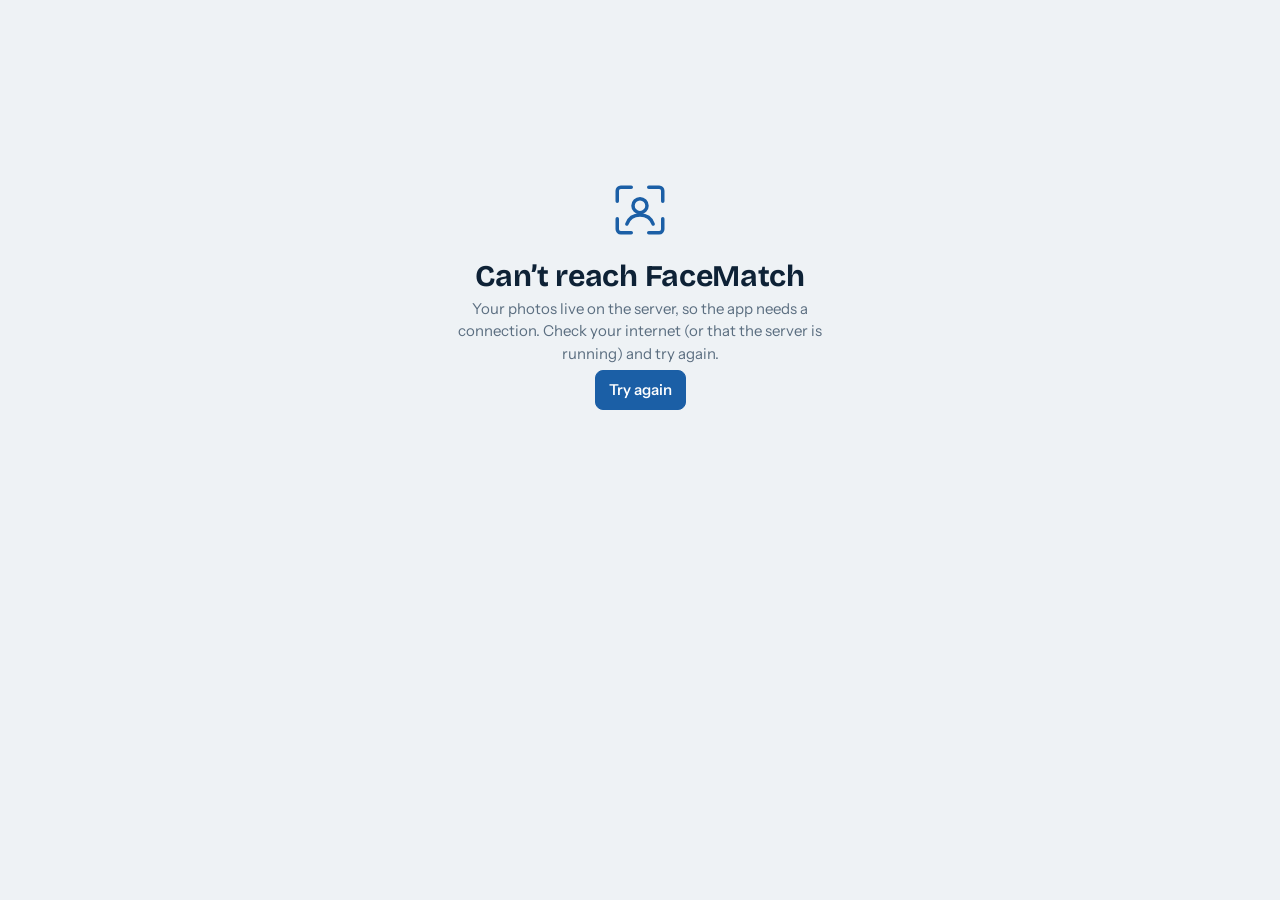
<file: static/offline.html>
<!doctype html><html lang="en"><head><meta charset="utf-8"><meta name="viewport" content="width=device-width,initial-scale=1,viewport-fit=cover"><meta name="theme-color" content="#0b2238">
<title>FaceMatch is offline</title><link rel="stylesheet" href="/static/style.css"><script src="/static/theme.js"></script></head>
<body><main style="max-width:420px;margin:18vh auto 0;text-align:center"><svg width="56" height="56" viewBox="0 0 32 32" fill="none" stroke="currentColor" stroke-width="2" stroke-linecap="round" style="color:var(--acc)" aria-hidden="true"><path d="M3 11V5a2 2 0 0 1 2-2h6M21 3h6a2 2 0 0 1 2 2v6M29 21v6a2 2 0 0 1-2 2h-6M11 29H5a2 2 0 0 1-2-2v-6"/><circle cx="16" cy="13.5" r="4"/><path d="M8.5 24c1.2-3.6 4.2-5.2 7.5-5.2s6.3 1.6 7.5 5.2"/></svg>
<h1 style="margin-top:14px">Can’t reach FaceMatch</h1><p class="mut">Your photos live on the server, so the app needs a connection. Check your internet (or that the server is running) and try again.</p>
<p><a class="btn p" href="/" style="text-decoration:none;display:inline-block;line-height:24px">Try again</a></p></main></body></html>
</file>
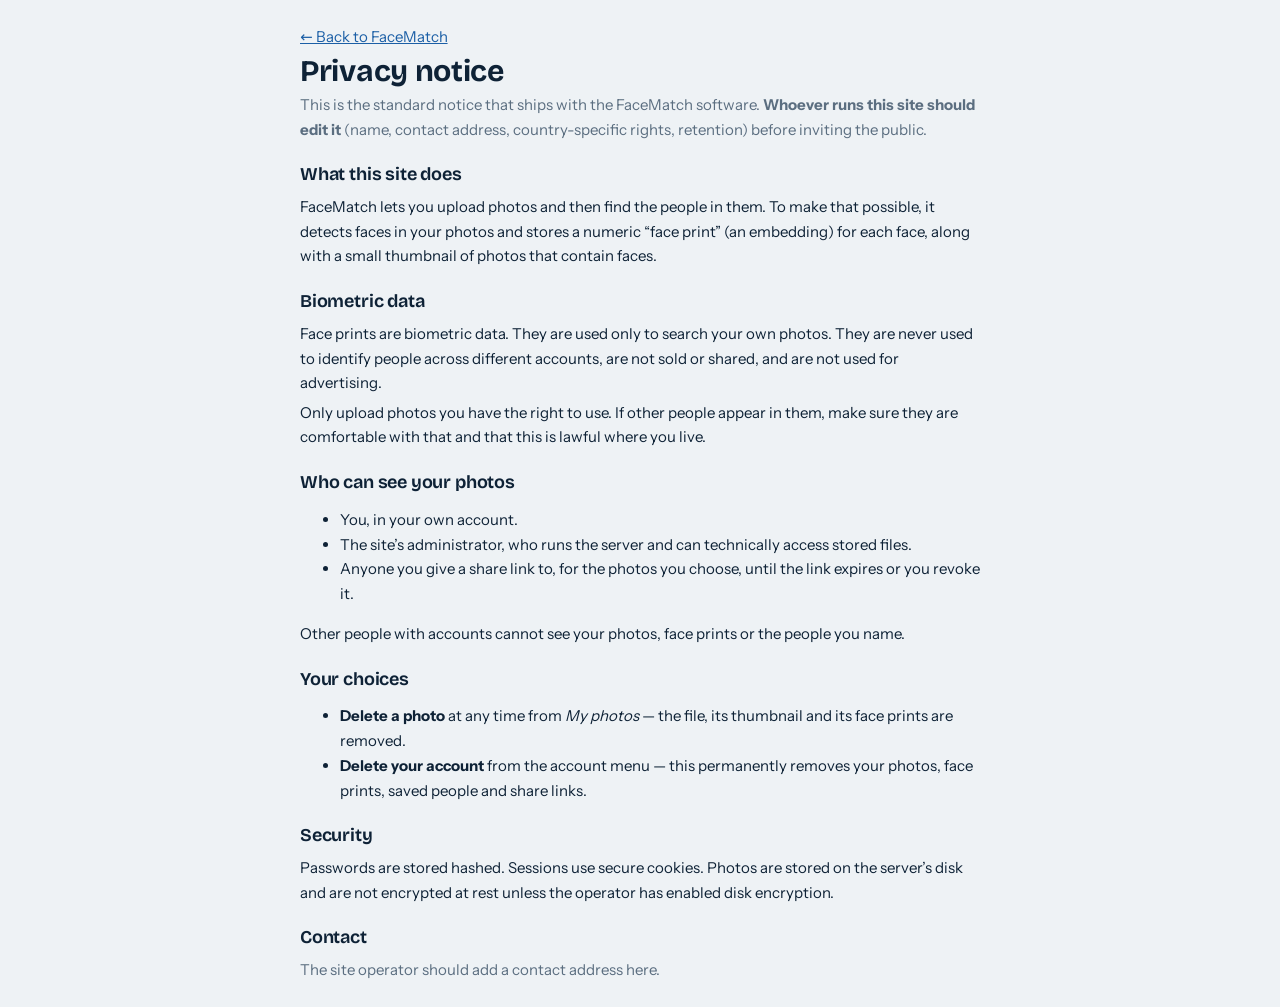
<file: static/privacy.html>
<!doctype html><html lang="en"><head><meta charset="utf-8"><meta name="viewport" content="width=device-width,initial-scale=1"><meta name="theme-color" content="#0b2238">
<title>Privacy notice — FaceMatch</title><link rel="stylesheet" href="/static/style.css"><script src="/static/theme.js"></script></head>
<body><main style="max-width:720px;line-height:1.65">
<p><a href="/">← Back to FaceMatch</a></p>
<h1>Privacy notice</h1>
<p class="mut">This is the standard notice that ships with the FaceMatch software. <b>Whoever runs this site should edit it</b> (name, contact address, country-specific rights, retention) before inviting the public.</p>
<h2 style="margin-top:22px">What this site does</h2>
<p>FaceMatch lets you upload photos and then find the people in them. To make that possible, it detects faces in your photos and stores a numeric “face print” (an embedding) for each face, along with a small thumbnail of photos that contain faces.</p>
<h2 style="margin-top:22px">Biometric data</h2>
<p>Face prints are biometric data. They are used only to search your own photos. They are never used to identify people across different accounts, are not sold or shared, and are not used for advertising.</p>
<p>Only upload photos you have the right to use. If other people appear in them, make sure they are comfortable with that and that this is lawful where you live.</p>
<h2 style="margin-top:22px">Who can see your photos</h2>
<ul><li>You, in your own account.</li><li>The site’s administrator, who runs the server and can technically access stored files.</li><li>Anyone you give a share link to, for the photos you choose, until the link expires or you revoke it.</li></ul>
<p>Other people with accounts cannot see your photos, face prints or the people you name.</p>
<h2 style="margin-top:22px">Your choices</h2>
<ul><li><b>Delete a photo</b> at any time from <i>My photos</i> — the file, its thumbnail and its face prints are removed.</li><li><b>Delete your account</b> from the account menu — this permanently removes your photos, face prints, saved people and share links.</li></ul>
<h2 style="margin-top:22px">Security</h2>
<p>Passwords are stored hashed. Sessions use secure cookies. Photos are stored on the server’s disk and are not encrypted at rest unless the operator has enabled disk encryption.</p>
<h2 style="margin-top:22px">Contact</h2>
<p class="mut">The site operator should add a contact address here.</p>
</main></body></html>
</file>
<file: static/style.css>
/* FaceMatch — cyanotype-inspired UI. Themes: 6 accents x light/dark/auto. No external requests. */
@font-face{font-family:"Bricolage Grotesque";src:url(/static/fonts/bricolage-grotesque-latin-wght-normal.woff2) format("woff2");font-weight:200 800;font-display:swap}
@font-face{font-family:"Instrument Sans";src:url(/static/fonts/instrument-sans-latin-wght-normal.woff2) format("woff2");font-weight:400 700;font-display:swap}

:root{
  --bg:#eef2f5;--surface:#fff;--surface2:#f5f8fa;--ink:#0e2236;--mut:#5b6e80;--line:#d6dfe7;
  --acc:#1b5fa6;--acc-ink:#fff;--acc-soft:#dfeaf6;--ok:#1e7a4f;--bad:#b3261e;--warn:#9a6700;
  --shadow:0 1px 2px rgba(14,34,54,.06),0 8px 24px -12px rgba(14,34,54,.18);
  --r:12px;--rs:8px;
  --hd:"Bricolage Grotesque","Segoe UI",system-ui,sans-serif;--bd:"Instrument Sans","Segoe UI",system-ui,sans-serif;
  color-scheme:light;
}
:root[data-mode="dark"]{
  --bg:#0a1620;--surface:#10202e;--surface2:#142736;--ink:#e6eef5;--mut:#8da2b5;--line:#22384a;
  --acc:#6db3ff;--acc-ink:#06223d;--acc-soft:#16324b;--ok:#4cc38a;--bad:#ff7b72;--warn:#e3b341;
  --shadow:0 1px 2px rgba(0,0,0,.4),0 10px 30px -14px rgba(0,0,0,.7);color-scheme:dark;
}
/* accent palettes: [light acc, soft, dark acc, dark soft] */
:root[data-acc="fern"]{--acc:#25724f;--acc-soft:#dcefe6}
:root[data-acc="plum"]{--acc:#7d3a93;--acc-soft:#eddff3}
:root[data-acc="marigold"]{--acc:#8f5a00;--acc-soft:#f6e8c6}
:root[data-acc="rose"]{--acc:#b02a52;--acc-soft:#f8dfe6}
:root[data-acc="graphite"]{--acc:#38424d;--acc-soft:#e1e6ea}
:root[data-mode="dark"][data-acc="fern"]{--acc:#59d19b;--acc-soft:#14352a;--acc-ink:#04281a}
:root[data-mode="dark"][data-acc="plum"]{--acc:#cf93e6;--acc-soft:#2f1c39;--acc-ink:#2a0f37}
:root[data-mode="dark"][data-acc="marigold"]{--acc:#f0b94a;--acc-soft:#3a2d10;--acc-ink:#2d1f00}
:root[data-mode="dark"][data-acc="rose"]{--acc:#ff8aa9;--acc-soft:#3b1824;--acc-ink:#3a0b19}
:root[data-mode="dark"][data-acc="graphite"]{--acc:#b6c2cf;--acc-soft:#232d37;--acc-ink:#121a21}

*{box-sizing:border-box}
html{-webkit-text-size-adjust:100%}
body{margin:0;background:var(--bg);color:var(--ink);font:15px/1.5 var(--bd);-webkit-font-smoothing:antialiased}
h1,h2,h3{font-family:var(--hd);margin:0;letter-spacing:-.01em;line-height:1.15}
h1{font-size:30px;font-weight:700}h2{font-size:18px;font-weight:650;margin-bottom:10px}h3{font-size:16px}
p{margin:.3em 0}
a{color:var(--acc)}
.hid{display:none!important}.mut{color:var(--mut)}.small{font-size:13px}.center{text-align:center}.err{color:var(--bad)}.ok{color:var(--ok)}
.row{display:flex;gap:8px;align-items:center}.wrap{flex-wrap:wrap}.between{justify-content:space-between}.end{justify-content:flex-end}.grow{flex:1}
:focus-visible{outline:2px solid var(--acc);outline-offset:2px}
button,input,select,textarea{font:inherit;color:inherit}
input[type=text],input[type=password],input[type=number],select,textarea{background:var(--surface);border:1px solid var(--line);border-radius:var(--rs);padding:8px 10px;width:100%;min-height:38px}
textarea{resize:vertical}
select{width:auto;max-width:100%}
.btn{background:var(--surface);border:1px solid var(--line);border-radius:var(--rs);padding:7px 13px;cursor:pointer;min-height:36px;font-weight:550;white-space:nowrap}
.btn:hover:not(:disabled){border-color:var(--acc)}
.btn.p{background:var(--acc);color:var(--acc-ink);border-color:var(--acc)}
.btn.p:hover:not(:disabled){filter:brightness(1.07)}
.btn.danger{color:var(--bad)}.btn.ghost{background:none;border-color:transparent}
.btn:disabled{opacity:.45;cursor:default}.btn.wide{width:100%}
input[type=range]{accent-color:var(--acc);width:100%}input[type=checkbox]{accent-color:var(--acc)}
.chk{display:flex;gap:8px;align-items:center;margin:6px 0;cursor:pointer}
.panel{background:var(--surface);border:1px solid var(--line);border-radius:var(--r);padding:16px;margin-bottom:14px;box-shadow:var(--shadow)}
.notice{background:var(--acc-soft);border-radius:var(--rs);padding:9px 12px;margin:10px 0}
.badge{font-size:12px;border-radius:99px;padding:1px 9px;background:var(--acc-soft);color:var(--acc);white-space:nowrap}
.badge.off{background:#fde8e6;color:var(--bad)}:root[data-mode=dark] .badge.off{background:#3b1a18}
.badge.live{background:#dff3e8;color:var(--ok)}:root[data-mode=dark] .badge.live{background:#123325}

/* viewfinder brackets: the product's motif — used on the logo, drop zone, auth art, lightbox, hovered tiles */
.vf{position:relative}
.vf>.vf-b{position:absolute;inset:0;pointer-events:none;z-index:2}
.vf::before,.vf::after,.vf>.vf-b::before,.vf>.vf-b::after{content:"";position:absolute;width:var(--vs,18px);height:var(--vs,18px);border:0 solid var(--vc,var(--acc));pointer-events:none;transition:all .18s}
.vf::before{top:var(--vo,8px);left:var(--vo,8px);border-top-width:2px;border-left-width:2px}
.vf::after{top:var(--vo,8px);right:var(--vo,8px);border-top-width:2px;border-right-width:2px}
.vf>.vf-b::before{bottom:var(--vo,8px);left:var(--vo,8px);border-bottom-width:2px;border-left-width:2px}
.vf>.vf-b::after{bottom:var(--vo,8px);right:var(--vo,8px);border-bottom-width:2px;border-right-width:2px}

/* top bar */
header.top{position:sticky;top:0;z-index:20;display:flex;align-items:center;gap:18px;padding:10px 20px;background:color-mix(in srgb,var(--bg) 88%,transparent);backdrop-filter:blur(10px);border-bottom:1px solid var(--line)}
.logo{display:flex;align-items:center;gap:9px;font:700 20px var(--hd);letter-spacing:-.02em;color:var(--ink);text-decoration:none}
.logo svg{color:var(--acc)}
nav.main{display:flex;gap:2px}
nav.main button{background:none;border:0;padding:8px 14px;border-radius:99px;cursor:pointer;font-weight:600;color:var(--mut)}
nav.main button:hover{color:var(--ink)}
nav.main button.on{background:var(--acc-soft);color:var(--acc)}
.pill{margin-left:auto;font-size:13px;color:var(--mut);display:flex;align-items:center;gap:8px}
.pill::before{content:"";width:8px;height:8px;border-radius:50%;background:var(--ok)}
.pill.run::before{background:var(--acc);animation:pulse 1.2s infinite}
@keyframes pulse{50%{opacity:.25}}
.avatar{width:36px;height:36px;border-radius:50%;border:1px solid var(--line);background:var(--acc);color:var(--acc-ink);font:700 14px var(--hd);cursor:pointer}
.menu{position:absolute;right:20px;top:56px;width:290px;background:var(--surface);border:1px solid var(--line);border-radius:var(--r);box-shadow:var(--shadow);padding:14px;z-index:30}
.menu hr{border:0;border-top:1px solid var(--line);margin:12px 0}
.menu .who{font-weight:650}
.seg{display:flex;border:1px solid var(--line);border-radius:var(--rs);overflow:hidden}
.seg button{flex:1;background:none;border:0;padding:6px;cursor:pointer;font-weight:550}
.seg button.on{background:var(--acc-soft);color:var(--acc)}
.sw{display:flex;gap:8px;margin-top:8px}
.sw button{width:28px;height:28px;border-radius:50%;border:2px solid transparent;cursor:pointer;outline:1px solid var(--line);outline-offset:1px}
.sw button.on{border-color:var(--ink)}
.mi{display:block;width:100%;text-align:left;background:none;border:0;padding:8px 6px;border-radius:6px;cursor:pointer}
.mi:hover{background:var(--surface2)}

main{max-width:1500px;margin:0 auto;padding:20px}
.view{display:none}.view.on{display:block}
.head{margin-bottom:16px;gap:16px}
.layout{display:grid;grid-template-columns:330px 1fr;gap:20px;align-items:start}
aside.panel{position:sticky;top:76px;max-height:calc(100vh - 92px);overflow:auto}
.sl{margin:14px 0}.sl>b{display:block;margin-bottom:5px}

.drop{display:block;text-align:center;padding:26px 16px;border-radius:var(--r);background:var(--surface2);cursor:pointer;--vo:8px}
.drop.on,.drop:hover{background:var(--acc-soft);--vs:26px}
.drop b{display:block;font:650 15px var(--hd)}.drop span{color:var(--mut);font-size:13px}
.chips{display:flex;flex-wrap:wrap;gap:6px;margin-bottom:10px}
.chip{display:flex;align-items:center;gap:6px;border:1px solid var(--line);background:var(--surface);border-radius:99px;padding:3px 11px 3px 3px;cursor:pointer;font-weight:550}
.chip img{width:26px;height:26px;border-radius:50%;object-fit:cover}
.chip.on{background:var(--acc);color:var(--acc-ink);border-color:var(--acc)}
.ref{display:flex;gap:8px;flex-wrap:wrap;margin-top:10px;align-items:center}
.rp{display:flex;gap:4px;padding:4px;border:1px solid var(--line);border-radius:var(--rs)}
.rp img{width:56px;height:56px;object-fit:cover;border-radius:6px;opacity:.55;cursor:pointer}
.rp img.on{opacity:1;outline:2px solid var(--acc)}

.empty{text-align:center;padding:70px 20px;color:var(--mut);--vo:30px;--vs:34px;border-radius:var(--r);background:var(--surface);border:1px dashed var(--line)}
.empty .big{width:62px;height:62px;margin:0 auto 12px;color:var(--acc)}
.empty h3{color:var(--ink);font-size:21px;margin-bottom:6px}
.bar2{display:flex;justify-content:space-between;gap:12px;flex-wrap:wrap;align-items:center;margin-bottom:10px}
.tip{margin:6px 0 12px}

.grid{display:grid;grid-template-columns:repeat(auto-fill,minmax(170px,1fr));gap:8px}
.tile{position:relative;aspect-ratio:1;border-radius:var(--rs);overflow:hidden;cursor:pointer;background:var(--surface2);--vo:7px;--vs:14px;--vc:#fff}
.tile img{width:100%;height:100%;object-fit:cover;display:block;transition:transform .25s}
.tile:hover img{transform:scale(1.04)}
.tile::before,.tile::after,.tile>.vf-b::before,.tile>.vf-b::after{opacity:0;z-index:2}
.tile:hover::before,.tile:hover::after,.tile:hover>.vf-b::before,.tile:hover>.vf-b::after,.tile.sel::before,.tile.sel::after,.tile.sel>.vf-b::before,.tile.sel>.vf-b::after{opacity:1}
.tile .ck,.tile .fb button{position:absolute;width:26px;height:26px;border-radius:50%;border:0;background:rgba(10,22,32,.65);color:#fff;cursor:pointer;display:none;font-size:14px;line-height:26px;text-align:center;z-index:3}
.tile .ck{top:8px;left:8px}.tile .fb{position:absolute;bottom:7px;right:7px;display:none;gap:4px;z-index:3}
.tile .fb button{position:static;display:block}
.tile:hover .ck,.tile:hover .fb,.grid.selecting .ck{display:block}.tile:hover .fb{display:flex}
.tile.sel .ck{display:block;background:var(--acc);color:var(--acc-ink)}
.tile.sel img{transform:scale(.93);border-radius:6px}
.tile.okd{outline:3px solid var(--ok);outline-offset:-3px}.tile.rej{outline:3px solid var(--bad);outline-offset:-3px;opacity:.55}
.tile .sc{position:absolute;bottom:7px;left:8px;font-size:12px;font-weight:650;color:#fff;text-shadow:0 1px 3px rgba(0,0,0,.8);display:none;z-index:3}
.tile:hover .sc{display:block}
.tile .vb{position:absolute;top:8px;right:8px;background:rgba(10,22,32,.65);color:#fff;border-radius:6px;padding:0 6px;font-size:12px;z-index:3}

.tabs{display:flex;gap:4px;margin-bottom:14px;border-bottom:1px solid var(--line)}
.tabs button{background:none;border:0;border-bottom:2px solid transparent;padding:9px 14px;cursor:pointer;font-weight:600;color:var(--mut);margin-bottom:-1px}
.tabs button.on{color:var(--acc);border-bottom-color:var(--acc)}
.tabs button span{background:var(--acc-soft);color:var(--acc);border-radius:99px;padding:0 8px;font-size:12px;margin-left:4px}
.pgrid{display:grid;grid-template-columns:repeat(auto-fill,minmax(190px,1fr));gap:12px}
.pc{background:var(--surface);border:1px solid var(--line);border-radius:var(--r);padding:14px;text-align:center;position:relative;box-shadow:var(--shadow)}
.pc img{width:104px;height:104px;border-radius:50%;object-fit:cover;background:var(--surface2)}
.pc .name{display:block;font:650 16px var(--hd);margin:8px 0 2px;cursor:pointer}
.pc .name.un{color:var(--acc);font-weight:600}
.pc .meta{color:var(--mut);font-size:13px;margin-bottom:9px}
.pc .row{justify-content:center;flex-wrap:wrap}.pc .btn{padding:6px 10px}
.pc .mg{position:absolute;top:10px;left:10px}
.pc .pool{position:absolute;top:10px;right:10px}

.prog{height:7px;border-radius:9px;background:var(--surface2);overflow:hidden;margin:9px 0}
.prog i{display:block;height:100%;background:var(--acc);width:0;transition:width .4s}
.src{display:flex;justify-content:space-between;gap:12px;align-items:center;flex-wrap:wrap}
.src .path{font-weight:650;word-break:break-all}
.grid3{display:grid;grid-template-columns:repeat(auto-fit,minmax(220px,1fr));gap:16px}
label.f{display:block;margin:10px 0}label.f>span{display:block;font-weight:600;margin-bottom:4px}

table.t{width:100%;border-collapse:collapse}
table.t th,table.t td{text-align:left;padding:9px 10px;border-bottom:1px solid var(--line);vertical-align:middle}
table.t th{font-weight:600;color:var(--mut);font-size:13px}
.stats{display:grid;grid-template-columns:repeat(auto-fit,minmax(150px,1fr));gap:12px;margin-bottom:14px}
.stat{background:var(--surface);border:1px solid var(--line);border-radius:var(--r);padding:14px 16px}
.stat b{display:block;font:700 28px var(--hd);letter-spacing:-.02em}.stat span{color:var(--mut);font-size:13px}
.chart{position:relative}.chart svg{width:100%;height:auto;display:block}
.chart .bar{fill:var(--acc);transition:opacity .15s}.chart .bar:hover{opacity:.78}
.chart text{fill:var(--mut);font-size:11px;font-family:var(--bd)}.chart .gl{stroke:var(--line);stroke-width:1}
.tip2{position:absolute;pointer-events:none;background:var(--ink);color:var(--bg);padding:5px 9px;border-radius:6px;font-size:12.5px;white-space:nowrap;transform:translate(-50%,-110%)}
.ev{display:grid;grid-template-columns:150px 110px 150px 1fr;gap:10px;padding:8px 4px;border-bottom:1px solid var(--line);font-size:13.5px}

/* auth screen */
.auth{min-height:100vh;display:grid;grid-template-columns:1.1fr 1fr}
.auth .art{background:#0b2238;color:#e6eef5;display:flex;flex-direction:column;justify-content:flex-end;padding:48px;position:relative;overflow:hidden;--vc:#6db3ff;--vo:36px;--vs:44px}
.auth .art h1{font-size:46px;max-width:11ch;margin-bottom:14px}
.auth .art p{color:#9fb7cb;max-width:34ch;font-size:17px}
.auth .art .grain{position:absolute;inset:0;background:radial-gradient(circle at 70% 25%,#1d5fa855,transparent 55%),repeating-linear-gradient(0deg,#ffffff06 0 1px,transparent 1px 38px),repeating-linear-gradient(90deg,#ffffff06 0 1px,transparent 1px 38px)}
.auth .art>*:not(.grain):not(.vf-b){position:relative}
.auth .form{display:flex;align-items:center;justify-content:center;padding:32px}
.auth form{width:100%;max-width:370px}
.auth form h2{font-size:26px;margin-bottom:4px}
.auth form .btn{margin-top:14px}

.lb{position:fixed;inset:0;background:rgba(5,12,19,.94);z-index:50;display:flex;align-items:center;justify-content:center;--vc:#fff;--vo:22px;--vs:30px}
#lbMedia{max-width:92vw;max-height:80vh;display:flex}#lbMedia img,#lbMedia video{max-width:92vw;max-height:80vh;object-fit:contain;border-radius:4px}
.lb .x,.lb .nv{position:absolute;background:rgba(255,255,255,.1);border:0;color:#fff;font-size:26px;width:46px;height:46px;border-radius:50%;cursor:pointer}
.lb .x{top:16px;right:16px}.lb .nv{top:50%;margin-top:-23px}.lb .l{left:16px}.lb .r{right:16px}
.lb .cap{position:absolute;bottom:16px;left:0;right:0;text-align:center;color:#d3dfe9;font-size:14px}.lb .cap a{color:#8ec5ff}
.lbfb{background:rgba(255,255,255,.12);border:0;color:#fff;border-radius:99px;padding:6px 16px;cursor:pointer}
.modal{position:fixed;inset:0;background:rgba(5,12,19,.55);z-index:60;display:flex;align-items:center;justify-content:center;padding:16px}
.mbox{background:var(--surface);border-radius:var(--r);padding:22px;width:min(520px,100%);max-height:90vh;overflow:auto;box-shadow:var(--shadow)}
.mbox h2{margin-bottom:12px}.mbox .row{margin-top:12px}
.fl{max-height:300px;overflow:auto;border:1px solid var(--line);border-radius:var(--rs);margin:10px 0}
.fl div{padding:8px 12px;cursor:pointer;border-bottom:1px solid var(--line)}.fl div:hover{background:var(--surface2)}
.toast{position:fixed;left:50%;bottom:26px;transform:translateX(-50%);background:var(--ink);color:var(--bg);padding:10px 18px;border-radius:99px;z-index:90;box-shadow:var(--shadow)}
.linkbox{display:flex;gap:6px}.linkbox input{flex:1}

@media (max-width:900px){
  .layout{grid-template-columns:1fr}aside.panel{position:static;max-height:none}
  .auth{grid-template-columns:1fr}.auth .art{min-height:200px;padding:28px 24px;--vo:18px;--vs:26px}.auth .art h1{font-size:30px}.auth .art p{font-size:15px}
  .auth .form{align-items:flex-start;padding:24px 20px}
  /* app bar on top, tab bar at the bottom (thumb reach) */
  header.top{gap:8px;padding:8px 14px;padding-top:calc(8px + env(safe-area-inset-top));backdrop-filter:none;background:var(--bg)}
  .pill{display:none}.avatar{margin-left:auto}
  nav.main{position:fixed;left:0;right:0;bottom:0;z-index:25;background:var(--surface);border-top:1px solid var(--line);padding-bottom:env(safe-area-inset-bottom);justify-content:space-around;gap:0}
  nav.main button{flex:1;border-radius:0;padding:14px 4px;font-size:14px;border-top:3px solid transparent}
  nav.main button.on{background:none;border-top-color:var(--acc)}
  main{padding:14px 14px calc(88px + env(safe-area-inset-bottom))}
  h1{font-size:25px}
  .grid{grid-template-columns:repeat(auto-fill,minmax(108px,1fr));gap:4px}
  .pgrid{grid-template-columns:repeat(2,1fr);gap:10px}.pc img{width:84px;height:84px}
  .panel{padding:14px;overflow-x:auto}
  .stats{grid-template-columns:repeat(2,1fr)}
  .ev{grid-template-columns:1fr 1fr}
  .bar2 .row{justify-content:flex-start}
  .menu{left:12px;right:12px;width:auto;top:calc(56px + env(safe-area-inset-top))}
  /* comfortable touch targets; 16px inputs stop iOS zooming the page on focus */
  .btn,.seg button,.mi{min-height:44px}
  input[type=text],input[type=password],input[type=number],select,textarea{font-size:16px;min-height:44px}
  .chk{padding:6px 0}
  .chip{padding:5px 13px 5px 5px}.chip img{width:30px;height:30px}
  /* dialogs become bottom sheets */
  .modal{align-items:flex-end;padding:0}
  .mbox{width:100%;border-radius:18px 18px 0 0;padding:20px 18px calc(20px + env(safe-area-inset-bottom));max-height:92vh}
  .toast{bottom:calc(86px + env(safe-area-inset-bottom));max-width:90vw;text-align:center;border-radius:14px}
  .lb .nv{display:none}.lb .x{top:calc(12px + env(safe-area-inset-top))}
  .lb .cap{padding:0 12px calc(8px + env(safe-area-inset-bottom))}
  .empty{padding:44px 16px}
  /* the search panel folds away once results are showing */
  .asideT{display:flex!important}
  aside.panel.compact>*:not(h2):not(.asideT):not(#peopleChips){display:none!important}
}
.asideT{display:none;margin-left:auto}
aside.panel>h2{display:flex;align-items:center;gap:8px}
/* touch screens have no hover: always show the tick / cross / select controls */
@media (hover:none){
  .tile .ck,.tile .fb{display:flex!important}
  .tile .ck{width:30px;height:30px;line-height:30px;justify-content:center;align-items:center}
  .tile .fb button{width:30px;height:30px}
  .tile .sc{display:block}
  .tile::before,.tile::after,.tile>.vf-b::before,.tile>.vf-b::after{opacity:0}
  .tile:hover img{transform:none}
}
@media (prefers-reduced-motion:reduce){*{animation:none!important;transition:none!important}}

/* app feel when installed or on a phone */
html{overscroll-behavior-y:none}
button,.tile,.chip,nav.main button,.avatar,label.btn{-webkit-tap-highlight-color:transparent;touch-action:manipulation}
nav.main button,.btn,.tabs button,.avatar{user-select:none;-webkit-user-select:none}
@media (display-mode:standalone){header.top{padding-top:calc(10px + env(safe-area-inset-top))}}
label.btn{display:inline-flex;align-items:center;cursor:pointer}
</file>
